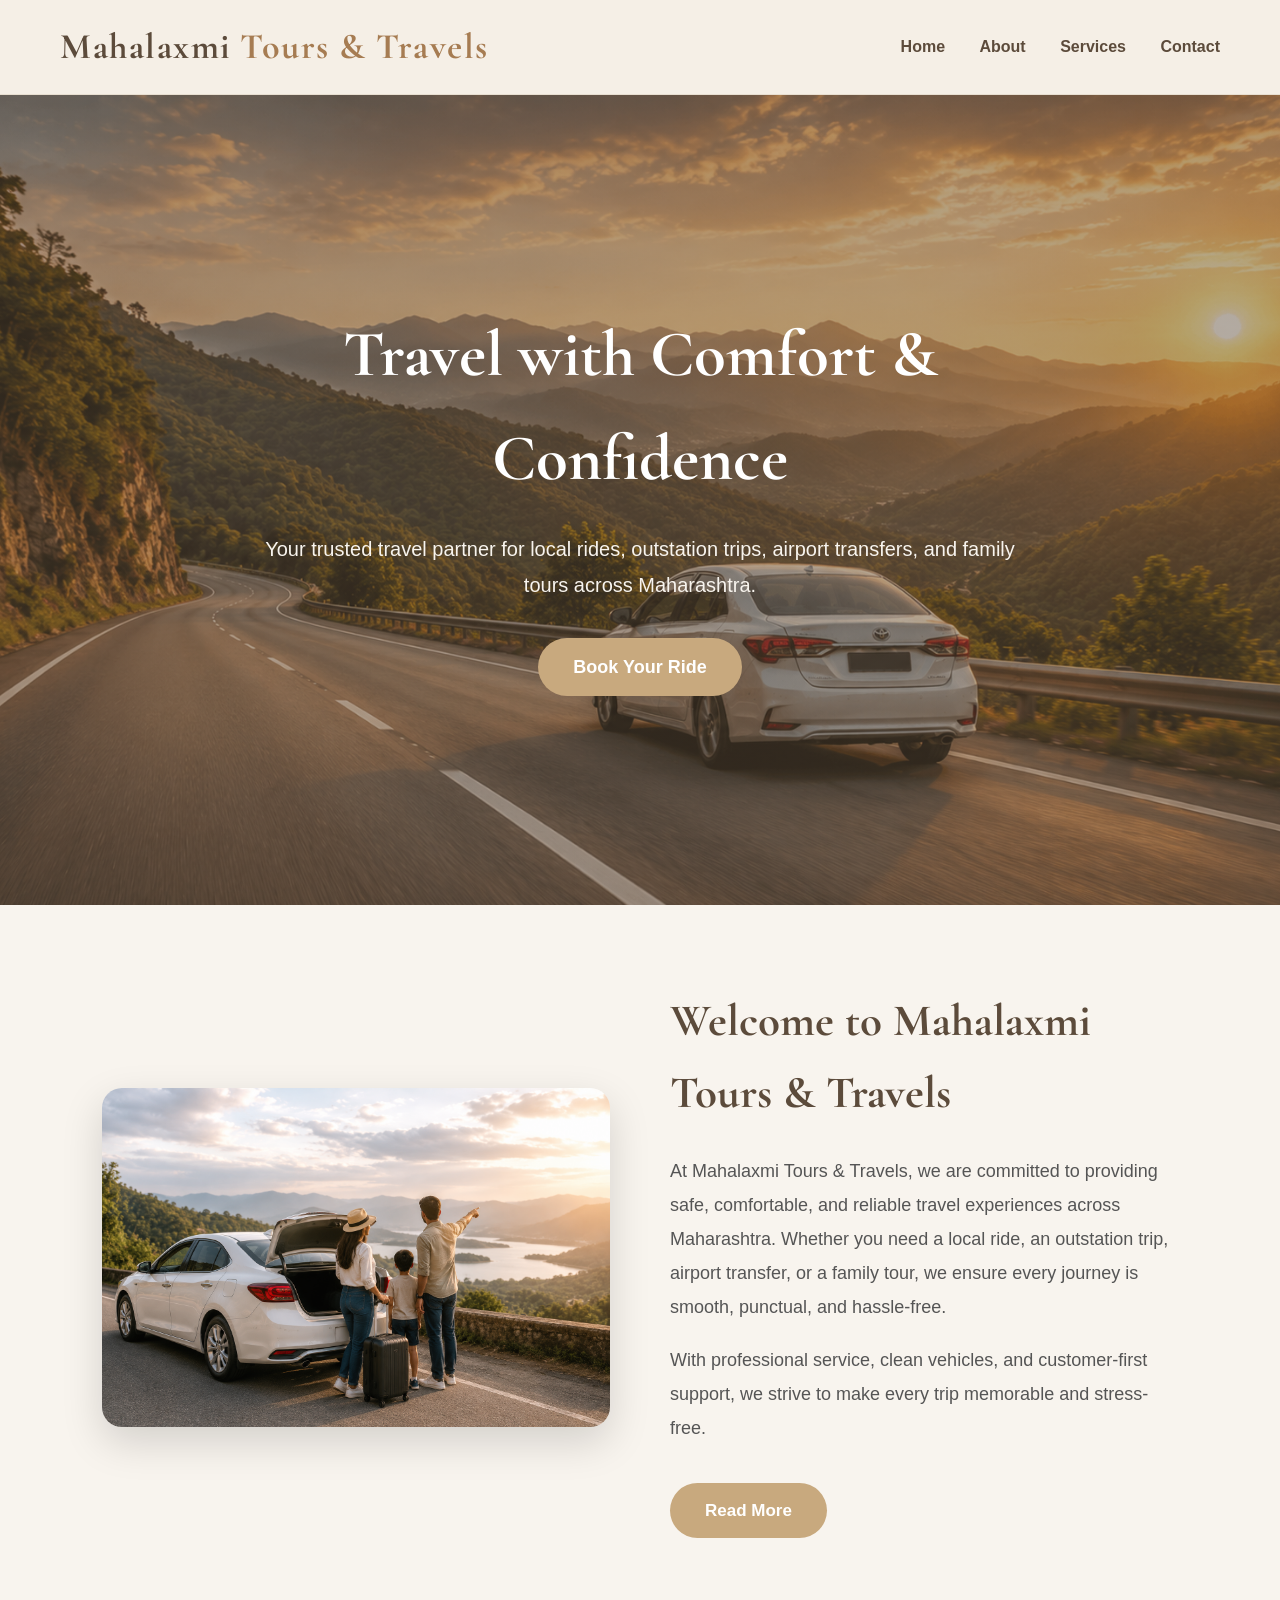
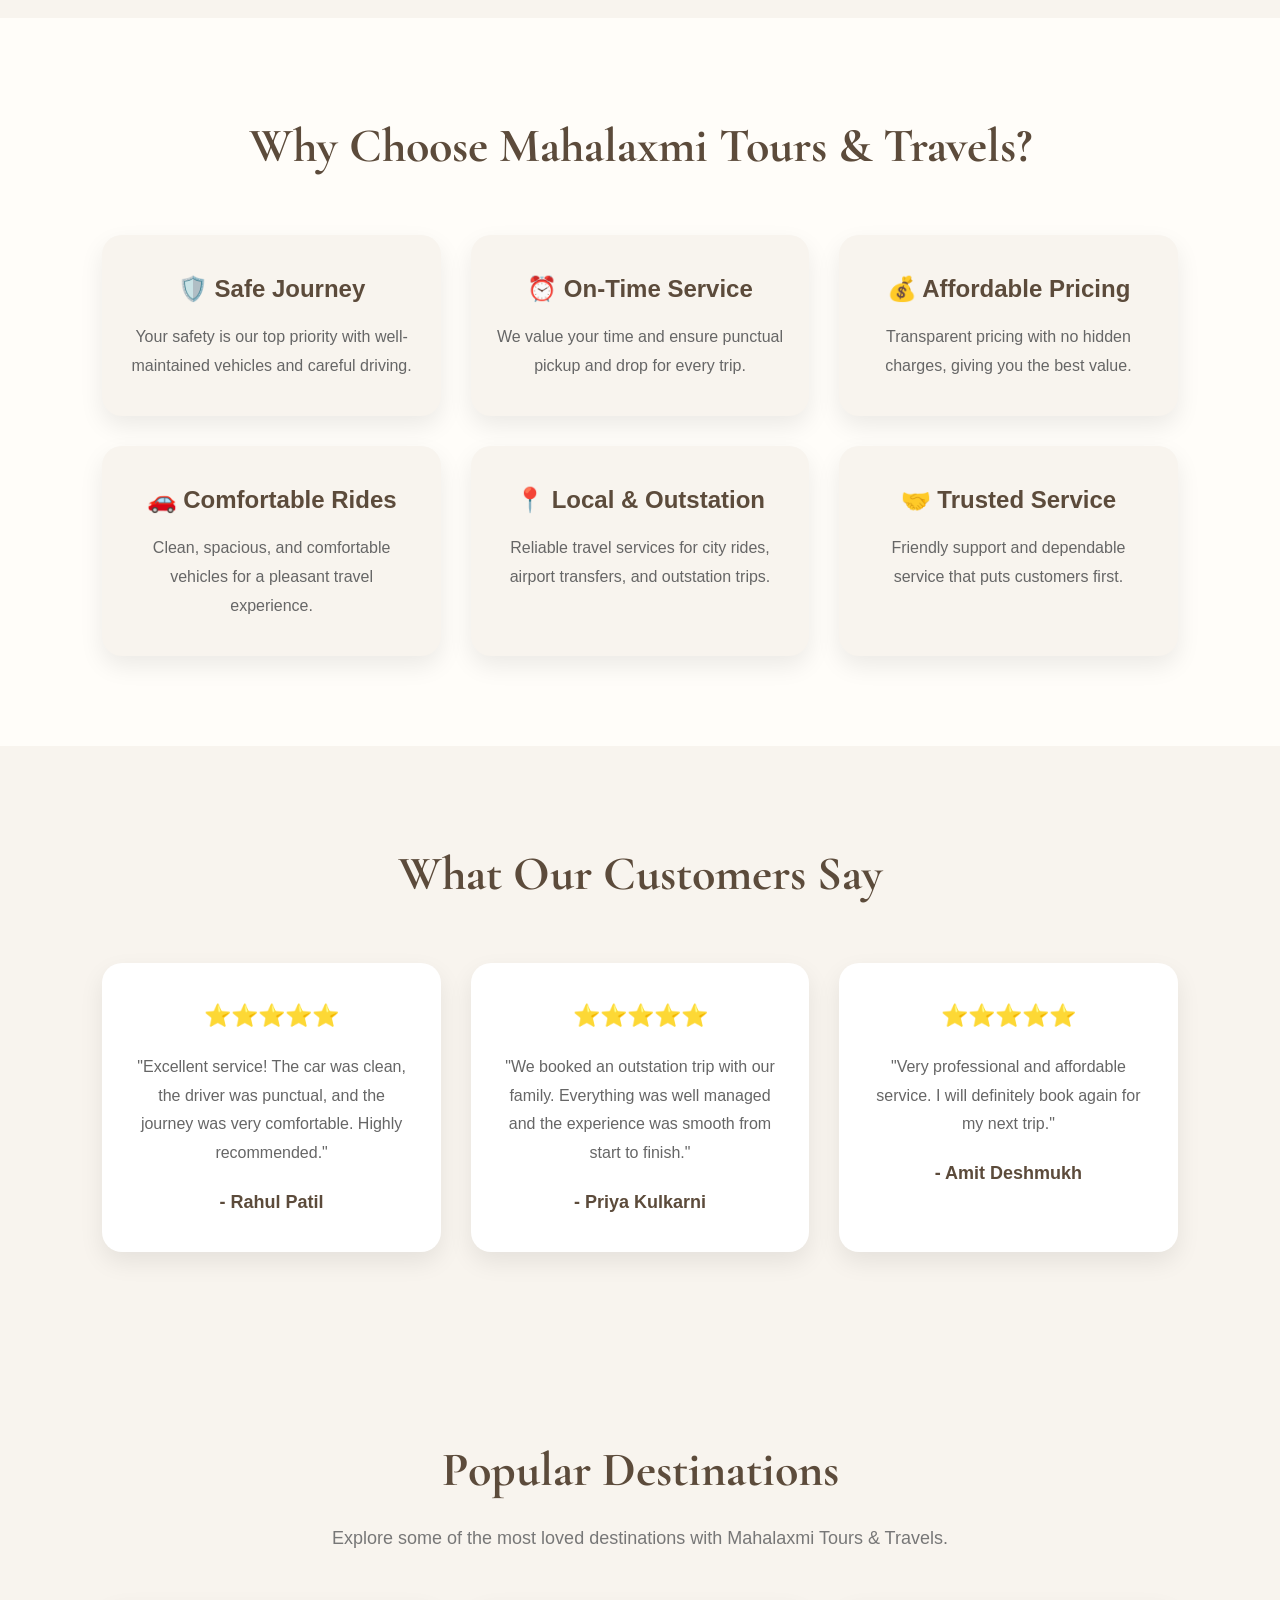
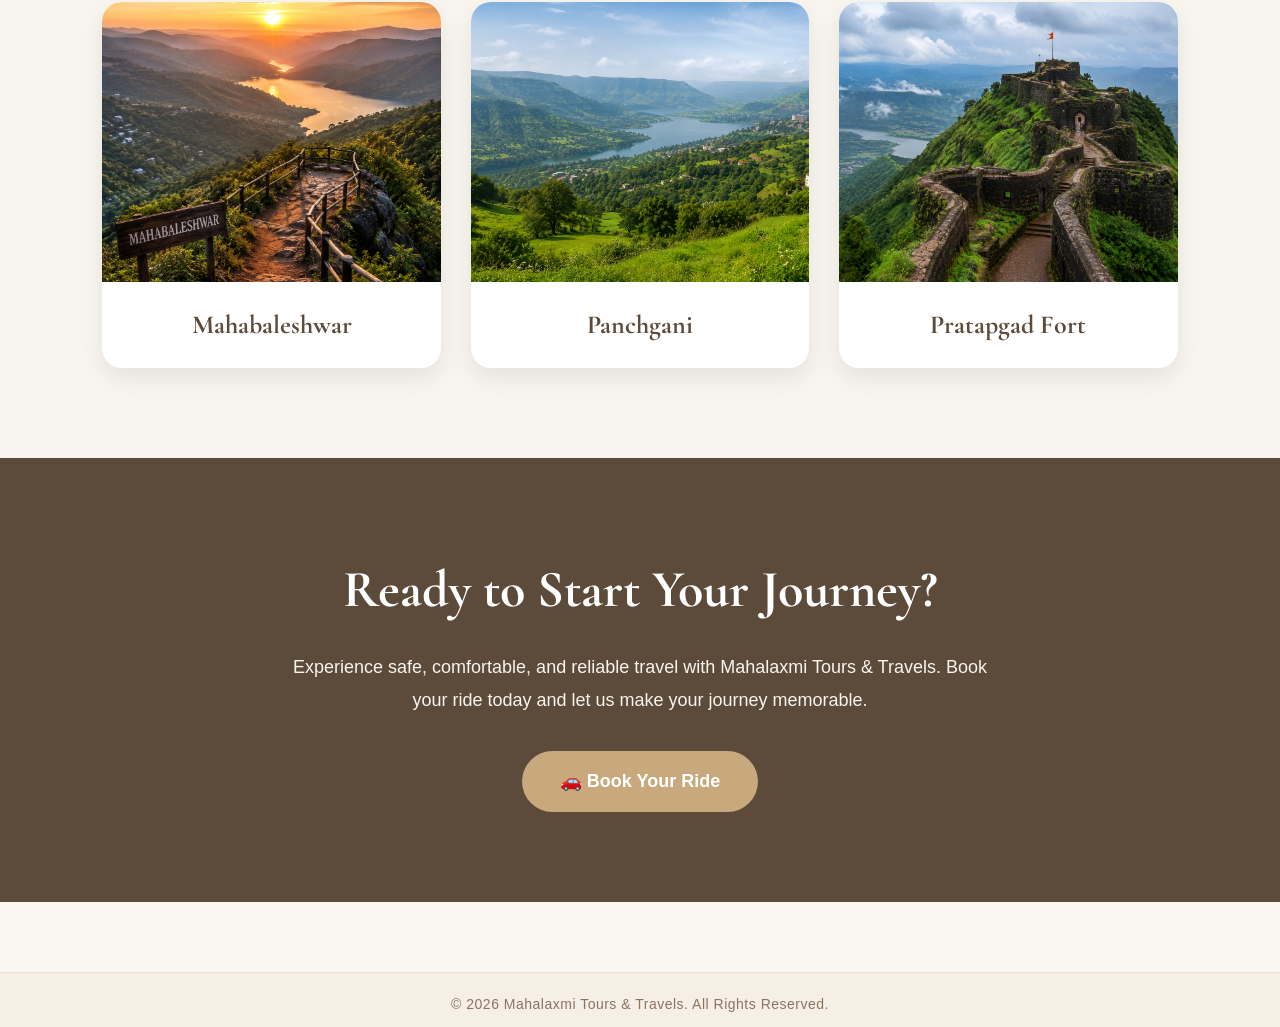
<file: index.html>
<!DOCTYPE html> 
<html lang="en">
<head>
    <meta charset="UTF-8">
    <title>Mahalaxmi Tours and Travels</title>

    <link href="https://fonts.googleapis.com/css2?family=Poppins&display=swap" rel="stylesheet">

    <link rel="stylesheet" href="style.css">
    <link href="https://fonts.googleapis.com/css2?family=Cormorant+Garamond:wght@600;700&display=swap" rel="stylesheet">
</head>
<body>

    <!-- Navbar -->
    <header>
      <h1>
    Mahalaxmi
    <span>Tours & Travels</span>
</h1>
        <nav>
            <a href="#home">Home</a>
            <a href="about.html">About</a>
            <a href="services.html">Services</a>
            <a href="contact.html">Contact</a>
        </nav>
    </header>

    <section class="hero">

    <div class="hero-content">

        <h2>Travel with Comfort & Confidence</h2>

        <p>
            Your trusted travel partner for local rides,
            outstation trips, airport transfers, and family tours
            across Maharashtra.
        </p>

        <a href="contact.html" class="hero-btn">
            Book Your Ride
        </a>

    </div>

</section>

<section class="welcome">

    <div class="welcome-container">

        <div class="welcome-image">
            <img src="about.jpg" alt="Mahalaxmi Tours & Travels">
        </div>

        <div class="welcome-content">

            <h2>Welcome to Mahalaxmi Tours & Travels</h2>

            <p>
                At Mahalaxmi Tours & Travels, we are committed to providing
                safe, comfortable, and reliable travel experiences across
                Maharashtra. Whether you need a local ride, an outstation trip,
                airport transfer, or a family tour, we ensure every journey is
                smooth, punctual, and hassle-free.
            </p>

            <p>
                With professional service, clean vehicles, and customer-first
                support, we strive to make every trip memorable and stress-free.
            </p>

            <a href="about.html" class="read-btn">Read More</a>

        </div>

    </div>

</section>

<section class="why-choose">

    <h2>Why Choose Mahalaxmi Tours & Travels?</h2>

    <div class="why-container">

        <div class="why-card">
            <h3>🛡️ Safe Journey</h3>
            <p>Your safety is our top priority with well-maintained vehicles and careful driving.</p>
        </div>

        <div class="why-card">
            <h3>⏰ On-Time Service</h3>
            <p>We value your time and ensure punctual pickup and drop for every trip.</p>
        </div>

        <div class="why-card">
            <h3>💰 Affordable Pricing</h3>
            <p>Transparent pricing with no hidden charges, giving you the best value.</p>
        </div>

        <div class="why-card">
            <h3>🚗 Comfortable Rides</h3>
            <p>Clean, spacious, and comfortable vehicles for a pleasant travel experience.</p>
        </div>

        <div class="why-card">
            <h3>📍 Local & Outstation</h3>
            <p>Reliable travel services for city rides, airport transfers, and outstation trips.</p>
        </div>

        <div class="why-card">
            <h3>🤝 Trusted Service</h3>
            <p>Friendly support and dependable service that puts customers first.</p>
        </div>

    </div>

</section>

<section class="reviews">

    <h2>What Our Customers Say</h2>

    <div class="review-container">

        <div class="review-card">
            <h3>⭐⭐⭐⭐⭐</h3>
            <p>
                "Excellent service! The car was clean, the driver was punctual,
                and the journey was very comfortable. Highly recommended."
            </p>
            <h4>- Rahul Patil</h4>
        </div>

        <div class="review-card">
            <h3>⭐⭐⭐⭐⭐</h3>
            <p>
                "We booked an outstation trip with our family. Everything was
                well managed and the experience was smooth from start to finish."
            </p>
            <h4>- Priya Kulkarni</h4>
        </div>

        <div class="review-card">
            <h3>⭐⭐⭐⭐⭐</h3>
            <p>
                "Very professional and affordable service. I will definitely
                book again for my next trip."
            </p>
            <h4>- Amit Deshmukh</h4>
        </div>

    </div>

</section>

<section class="destinations">

    <h2>Popular Destinations</h2>
    <p class="destination-subtitle">
        Explore some of the most loved destinations with Mahalaxmi Tours & Travels.
    </p>

    <div class="destination-container">

        <div class="destination-card">
            <img src="mahabaleshwar.png" alt="Mahabaleshwar">
            <h3>Mahabaleshwar</h3>
        </div>

        <div class="destination-card">
            <img src="panchgani.jpg" alt="Panchgani">
            <h3>Panchgani</h3>
        </div>

        <div class="destination-card">
            <img src="pratapgad.jpg" alt="Pratapgad Fort">
            <h3>Pratapgad Fort</h3>
        </div>

    </div>

</section>

<section class="cta">

    <div class="cta-content">

        <h2>Ready to Start Your Journey?</h2>

        <p>
            Experience safe, comfortable, and reliable travel with
            Mahalaxmi Tours & Travels. Book your ride today and let
            us make your journey memorable.
        </p>

        <a href="contact.html" class="cta-btn">
            🚗 Book Your Ride
        </a>

    </div>

</section>


    

















    <footer>
        <p>© 2026 Mahalaxmi Tours & Travels. All Rights Reserved.</p>
    </footer>

</body>
</html>
</file>
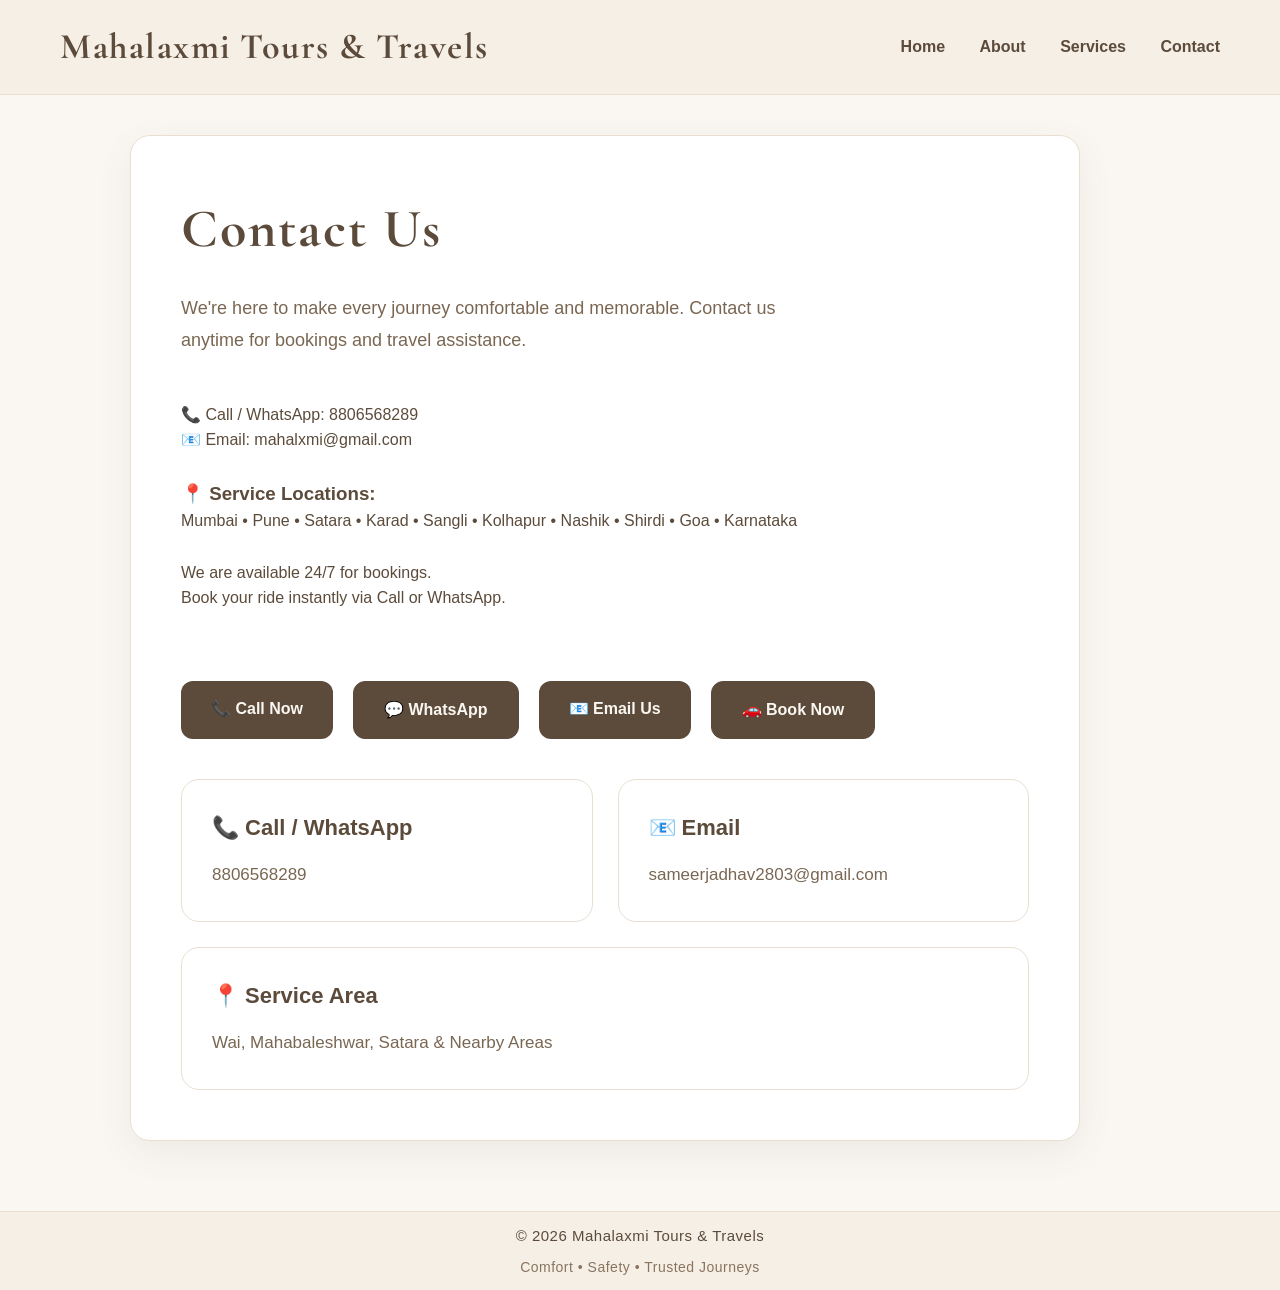
<file: contact.html>
<!DOCTYPE html>
<html lang="en">
<head>
    <meta charset="UTF-8">
    <meta name="viewport" content="width=device-width, initial-scale=1.0">
    <title>Contact Us - Mahalaxmi Tours & Travels</title>
    <link rel="stylesheet" href="style.css">
    <link href="https://fonts.googleapis.com/css2?family=Cormorant+Garamond:wght@600;700&display=swap" rel="stylesheet">
</head>
<body>

<header>
    <h1>Mahalaxmi Tours & Travels</h1>

    <nav>
        <a href="index.html">Home</a>
        <a href="About.html">About</a>
        <a href="Services.html">Services</a>
        <a href="contact.html">Contact</a>
    </nav>
</header>

<main class="contact-container">

     <div class="contact-box">

    <h2>Contact Us</h2>

<p class="contact-subtitle">
    We're here to make every journey comfortable and memorable. Contact us anytime for bookings and travel assistance.
</p>


    <p>📞 Call / WhatsApp: 8806568289</p>

    <p>📧 Email: mahalxmi@gmail.com</p>

    <br>

    <h3>📍 Service Locations:</h3>

    <p>
        Mumbai • Pune • Satara • Karad • Sangli • Kolhapur •
        Nashik • Shirdi • Goa • Karnataka
    </p>

    <br>

    <p>We are available 24/7 for bookings.</p>

    <p>Book your ride instantly via Call or WhatsApp.</p>

    <br>

   <div class="contact-buttons">

    <a href="tel:8806568289" class="btn-primary">
        📞 Call Now
    </a>

    <a href="https://wa.me/918806568289" class="btn-secondary">
        💬 WhatsApp
    </a>

    <a href="mailto:sameerjadhav2803@gmail.com" class="btn-primary">
        📧 Email Us
    </a>

    <a href=" https://forms.gle/t3vTkrdr21dUC3tBA"
   class="btn-secondary"
   target="_blank">
   🚗 Book Now
</a>

</div>

    <div class="contact-cards">

    <div class="contact-card">
        <h3>📞 Call / WhatsApp</h3>
        <p>8806568289</p>
    </div>

    <div class="contact-card">
        <h3>📧 Email</h3>
        <p>sameerjadhav2803@gmail.com</p>
    </div>

    <div class="contact-card">
        <h3>📍 Service Area</h3>
        <p>Wai, Mahabaleshwar, Satara & Nearby Areas</p>
    </div>

</div>

</div>
</main>

<footer>
    <p>© 2026 Mahalaxmi Tours & Travels</p>
    <p>Comfort • Safety • Trusted Journeys</p>
</footer>

</body>
</html>
</file>
<file: style.css>
* {
    margin: 0;
    padding: 0;
    box-sizing: border-box;
}

body {
    font-family: Arial, sans-serif;
    background-color: #FAF7F2;
    color: #5C4B3B;
    line-height: 1.6;
}

header {
    background: #F5EFE6;
    padding: 18px 60px;
    display: flex;
    justify-content: space-between;
    align-items: center;
    position: sticky;
    top: 0;
    z-index: 1000;
    border-bottom: 1px solid #E8DFD1;
}

header h1{
    font-family: 'Cormorant Garamond', serif;
    font-size: 36px;
    font-weight: 700;
    letter-spacing: 1.5px;
    color: #5C4B3B;
}

header h1 span{
    color: #A67C52;
}

nav a {
    color: #5C4B3B;
    text-decoration: none;
    margin-left: 30px;
    font-size: 16px;
    font-weight: 600;
    position: relative;
    transition: 0.3s;
}

nav a:hover {
    color: #A67C52;
}

footer{
    background: #F5EFE6;
    border-top: 1px solid #E8DFD1;
    text-align: center;
    padding: 12px 20px;
    margin-top: 70px;
}

footer p{
    color: #5C4B3B;
    font-size: 15px;
    letter-spacing: 0.5px;
}

footer p:last-child{
    margin-top: 8px;
    color: #8A7460;
    font-size: 14px;
}

.contact-container {
    max-width: 1100px;
    margin: 40px auto;
    padding: 0 40px;
}
.contact-container h2{
    font-family: 'Cormorant Garamond', serif;
    font-size: 54px;
    font-weight: 700;
    color: #5C4B3B;
    letter-spacing: 2px;
    margin-bottom: 20px;
}

.contact-subtitle {
    color: #7A6753;
    font-size: 18px;
    line-height: 1.8;
    max-width: 650px;
    margin-bottom: 45px;
}

.contact-cards{
    display: flex;
    gap: 25px;
    margin-top: 40px;
    flex-wrap: wrap;
}

.contact-card{
    flex: 1;
    min-width: 280px;
    background: #FFFFFF;
    border: 1px solid #E8DFD1;
    border-radius: 18px;
    padding: 30px;
    transition: 0.3s ease;
}

.contact-card:hover{
    transform: translateY(-6px);
    box-shadow: 0 12px 25px rgba(92,75,59,0.12);
}

.contact-card h3{
    color:#5C4B3B;
    margin-bottom:15px;
    font-size:22px;
}

.contact-card p{
    color:#7A6753;
    font-size:17px;
    line-height:1.8;
}
.contact-buttons{
    display: flex;
    gap: 20px;
    margin-top: 45px;
    flex-wrap: wrap;
}

.contact-buttons a{
    text-decoration: none;
    padding: 15px 30px;
    border-radius: 12px;
    font-size: 16px;
    font-weight: 600;
    transition: all 0.3s ease;
}
.btn-primary{
    background: #5C4B3B;
    color: #FAF7F2;
}

.btn-primary:hover{
    background: #A67C52;
}
.btn-secondary{
    background: #5C4B3B;
    color: #FAF7F2;
    border: 1px solid #5C4B3B;
}

.btn-secondary:hover{
    background: #A67C52;
    border-color: #A67C52;
    color: #FAF7F2;
}
.contact-page{
    display: flex;
    justify-content: center;
    align-items: center;
    padding: 70px 20px;
}

.contact-box{
    width: 100%;
    max-width: 950px;
    background: #FFFFFF;
    border: 1px solid #E8DFD1;
    border-radius: 20px;
    padding: 50px;
    box-shadow: 0 12px 35px rgba(92,75,59,0.08);
}

.hero{
    height: 90vh;
    background: linear-gradient(rgba(92,75,59,0.45), rgba(92,75,59,0.45)),
                url("hero.png");
    background-size: cover;
    background-position: center;
    background-repeat: no-repeat;
    display: flex;
    justify-content: center;
    align-items: center;
    text-align: center;
}

.hero-content{
    max-width: 750px;
}

.hero-content h2{
    font-family: 'Cormorant Garamond', serif;
    font-size: 65px;
    color: #FFFFFF;
    margin-bottom: 20px;
}

.hero-content p{
    font-size: 20px;
    color: #F8F4EE;
    line-height: 1.8;
    margin-bottom: 35px;
}

.hero-btn{
    display: inline-block;
    text-decoration: none;
    background: #C8A97E;
    color: #FFFFFF;
    padding: 15px 35px;
    border-radius: 50px;
    font-size: 18px;
    font-weight: 600;
    transition: 0.3s;
}

.hero-btn:hover{
    background: #A67C52;
}
/* Welcome Section */

.welcome{
    padding: 80px 8%;
    background: #F8F4EE;
}

.welcome-container{
    display: flex;
    align-items: center;
    justify-content: space-between;
    gap: 60px;
}

.welcome-image{
    flex: 1;
}

.welcome-image img{
    width: 100%;
    border-radius: 20px;
    box-shadow: 0 15px 40px rgba(0,0,0,0.15);
}

.welcome-content{
    flex: 1;
}

.welcome-content h2{
    font-size: 45px;
    color: #5C4B3B;
    margin-bottom: 25px;
    font-family: "Cormorant Garamond", serif;
}

.welcome-content p{
    font-size: 18px;
    line-height: 1.9;
    color: #555;
    margin-bottom: 18px;
}

.read-btn{
    display: inline-block;
    margin-top: 20px;
    padding: 14px 35px;
    background: #C8A97E;
    color: white;
    text-decoration: none;
    border-radius: 50px;
    font-size: 17px;
    font-weight: 600;
    transition: .3s;
}

.read-btn:hover{
    background: #A67C52;
}

@media(max-width:900px){

    .welcome-container{
        flex-direction: column;
    }

    .welcome-content{
        text-align:center;
    }

}
/* ==========================
   WHY CHOOSE US
========================== */

.why-choose{
    padding: 90px 8%;
    background: #FFFDF9;
    text-align: center;
}

.why-choose h2{
    font-family: "Cormorant Garamond", serif;
    font-size: 48px;
    color: #5C4B3B;
    margin-bottom: 50px;
}

.why-container{
    display: grid;
    grid-template-columns: repeat(3,1fr);
    gap: 30px;
}

.why-card{
    background: #F8F4EE;
    padding: 35px 25px;
    border-radius: 20px;
    box-shadow: 0 10px 25px rgba(0,0,0,0.08);
    transition: all 0.3s ease;
}

.why-card:hover{
    transform: translateY(-8px);
    box-shadow: 0 18px 35px rgba(0,0,0,0.12);
}

.why-card h3{
    color: #5C4B3B;
    font-size: 24px;
    margin-bottom: 15px;
}

.why-card p{
    color: #666;
    line-height: 1.8;
    font-size: 16px;
}

@media(max-width:992px){

    .why-container{
        grid-template-columns: repeat(2,1fr);
    }

}

@media(max-width:600px){

    .why-container{
        grid-template-columns:1fr;
    }

    .why-choose h2{
        font-size:36px;
    }

}

/* ==========================
   CUSTOMER REVIEWS
========================== */

.reviews{
    padding: 90px 8%;
    background: #F8F4EE;
    text-align: center;
}

.reviews h2{
    font-family: "Cormorant Garamond", serif;
    font-size: 48px;
    color: #5C4B3B;
    margin-bottom: 50px;
}

.review-container{
    display: grid;
    grid-template-columns: repeat(3,1fr);
    gap: 30px;
}

.review-card{
    background: #FFFFFF;
    padding: 35px 30px;
    border-radius: 20px;
    box-shadow: 0 10px 25px rgba(0,0,0,0.08);
    transition: 0.3s;
}

.review-card:hover{
    transform: translateY(-8px);
    box-shadow: 0 18px 35px rgba(0,0,0,0.12);
}

.review-card h3{
    font-size: 22px;
    margin-bottom: 20px;
}

.review-card p{
    color: #666;
    line-height: 1.8;
    font-size: 16px;
    margin-bottom: 20px;
}

.review-card h4{
    color: #5C4B3B;
    font-size: 18px;
}
@media(max-width:992px){

    .review-container{
        grid-template-columns: repeat(2,1fr);
    }

}

@media(max-width:600px){

    .review-container{
        grid-template-columns:1fr;
    }

    .reviews h2{
        font-size:36px;
    }

}
/* ==========================
   CALL TO ACTION
========================== */

.cta{
    background:#5C4B3B;
    padding:90px 20px;
    text-align:center;
}

.cta-content{
    max-width:700px;
    margin:auto;
}

.cta h2{
    font-family:'Cormorant Garamond', serif;
    font-size:52px;
    color:#fff;
    margin-bottom:20px;
}

.cta p{
    color:#F8F4EE;
    font-size:18px;
    line-height:1.8;
    margin-bottom:35px;
}

.cta-btn{
    display:inline-block;
    text-decoration:none;
    background:#C8A97E;
    color:#fff;
    padding:16px 38px;
    border-radius:50px;
    font-size:18px;
    font-weight:600;
    transition:.3s;
}

.cta-btn:hover{
    background:#fff;
    color:#5C4B3B;
}

/* ==========================
   POPULAR DESTINATIONS
========================== */

.destinations{
    padding: 90px 8%;
    background: #F8F4EE;
    text-align: center;
}

.destinations h2{
    font-family: "Cormorant Garamond", serif;
    font-size: 48px;
    color: #5C4B3B;
    margin-bottom: 15px;
}

.destination-subtitle{
    color: #777;
    font-size: 18px;
    margin-bottom: 50px;
}

.destination-container{
    display: grid;
    grid-template-columns: repeat(3,1fr);
    gap: 30px;
}

.destination-card{
    background: #fff;
    border-radius: 20px;
    overflow: hidden;
    box-shadow: 0 10px 25px rgba(0,0,0,.08);
    transition: .3s;
}

.destination-card:hover{
    transform: translateY(-10px);
    box-shadow: 0 20px 40px rgba(0,0,0,.15);
}

.destination-card img{
    width: 100%;
    height: 280px;
    object-fit: cover;
    display: block;
}

.destination-card h3{
    padding: 22px;
    font-size: 26px;
    color: #5C4B3B;
    font-family: "Cormorant Garamond", serif;
}

@media(max-width:992px){

    .destination-container{
        grid-template-columns: repeat(2,1fr);
    }

}

@media(max-width:650px){

    .destination-container{
        grid-template-columns:1fr;
    }

    .destinations h2{
        font-size:36px;
    }

    .destination-card img{
        height:240px;
    }

}
/* ==========================
   ABOUT HERO
========================== */

.about-hero{
    height: 60vh;
    background: linear-gradient(rgba(0,0,0,0.45), rgba(0,0,0,0.45)),
                url("about-banner.jpg");
    background-size: cover;
    background-position: center;
    background-repeat: no-repeat;

    display: flex;
    justify-content: center;
    align-items: center;
    text-align: center;
}

.about-overlay{
    color: white;
    max-width: 800px;
    padding: 20px;
}

.about-overlay h1{
    font-size: 60px;
    font-family: "Cormorant Garamond", serif;
    margin-bottom: 20px;
}

.about-overlay p{
    font-size: 20px;
    line-height: 1.8;
}
@media(max-width:768px){

    .about-overlay h1{
        font-size:40px;
    }

    .about-overlay p{
        font-size:17px;
    }

}
/* ==========================
   WHO WE ARE
========================== */

.who-we-are{
    padding: 90px 8%;
    background: #F8F4EE;
}

.who-container{
    display: flex;
    align-items: center;
    justify-content: space-between;
    gap: 60px;
}

.who-image{
    flex: 1;
}

.who-image img{
    width: 100%;
    border-radius: 20px;
    box-shadow: 0 15px 35px rgba(0,0,0,0.15);
}

.who-content{
    flex: 1;
}

.who-content h2{
    font-family: "Cormorant Garamond", serif;
    font-size: 48px;
    color: #5C4B3B;
    margin-bottom: 25px;
}

.who-content p{
    font-size: 18px;
    line-height: 1.9;
    color: #666;
    margin-bottom: 20px;
}
@media(max-width:900px){

    .who-container{
        flex-direction: column;
    }

    .who-content{
        text-align: center;
    }

}
/* ==========================
   MISSION & VISION
========================== */

.mission-vision{
    padding: 90px 8%;
    background: #FFFDF9;
    text-align: center;
}

.mission-vision h2{
    font-family: "Cormorant Garamond", serif;
    font-size: 48px;
    color: #5C4B3B;
    margin-bottom: 50px;
}

.mv-container{
    display: flex;
    gap: 30px;
    justify-content: center;
}

.mv-card{
    flex: 1;
    background: #F8F4EE;
    padding: 40px 30px;
    border-radius: 20px;
    box-shadow: 0 10px 25px rgba(0,0,0,0.08);
    transition: .3s;
}

.mv-card:hover{
    transform: translateY(-8px);
    box-shadow: 0 18px 35px rgba(0,0,0,0.12);
}

.mv-card h3{
    color: #5C4B3B;
    font-size: 28px;
    margin-bottom: 20px;
}

.mv-card p{
    color: #666;
    line-height: 1.8;
    font-size: 17px;
}
@media(max-width:768px){

    .mv-container{
        flex-direction: column;
    }

}

/* ==========================
   CORE VALUES
========================== */

.core-values{
    padding: 90px 8%;
    background: #F8F4EE;
    text-align: center;
}

.core-values h2{
    font-family: "Cormorant Garamond", serif;
    font-size: 48px;
    color: #5C4B3B;
    margin-bottom: 50px;
}

.values-container{
    display: grid;
    grid-template-columns: repeat(3,1fr);
    gap: 30px;
}

.value-card{
    background: #FFFFFF;
    padding: 35px 25px;
    border-radius: 20px;
    box-shadow: 0 10px 25px rgba(0,0,0,0.08);
    transition: 0.3s;
}

.value-card:hover{
    transform: translateY(-8px);
    box-shadow: 0 18px 35px rgba(0,0,0,0.12);
}

.value-card h3{
    color: #5C4B3B;
    font-size: 24px;
    margin-bottom: 15px;
}

.value-card p{
    color: #666;
    line-height: 1.8;
    font-size: 16px;
}
@media(max-width:992px){

    .values-container{
        grid-template-columns: repeat(2,1fr);
    }

}

@media(max-width:600px){

    .values-container{
        grid-template-columns:1fr;
    }

}

/*==========================
    SERVICES HERO
===========================*/

.services-hero{
    height:60vh;
    background:linear-gradient(rgba(0,0,0,.45),rgba(0,0,0,.45)),
               url("services-banner.jpg");
    background-size:cover;
    background-position:center;
    display:flex;
    justify-content:center;
    align-items:center;
    text-align:center;
}

.services-overlay{
    color:#fff;
    padding:20px;
}

.services-overlay h1{
    font-family:"Cormorant Garamond", serif;
    font-size:60px;
    margin-bottom:20px;
}

.services-overlay p{
    font-size:20px;
    line-height:1.8;
}
/*==========================
    SERVICES INTRO
===========================*/

.services-intro{
    padding:80px 10%;
    text-align:center;
    background:#F8F4EE;
}

.services-intro h2{
    font-family:"Cormorant Garamond", serif;
    font-size:48px;
    color:#5C4B3B;
    margin-bottom:25px;
}

.services-intro p{
    max-width:850px;
    margin:auto;
    font-size:18px;
    line-height:1.9;
    color:#666;
}
/*==========================
    SERVICES LIST
===========================*/

.services-list{
    padding:90px 8%;
    background:#FFFDF9;
}

.services-list h2{
    text-align:center;
    font-family:"Cormorant Garamond", serif;
    font-size:50px;
    color:#5C4B3B;
    margin-bottom:60px;
}

.services-grid{
    display:flex;
    flex-direction:column;
    gap:50px;
}

.service-box{
    display:flex;
    align-items:center;
    background:#F8F4EE;
    border-radius:20px;
    overflow:hidden;
    box-shadow:0 10px 25px rgba(0,0,0,.08);
}

/* Every second card reverse */
.service-box:nth-child(even){
    flex-direction:row-reverse;
}

.service-box img{
    width:45%;
    height:350px;
    object-fit:cover;
}

.service-content{
    width:55%;
    padding:40px;
}

.service-content h3{
    font-family:"Cormorant Garamond", serif;
    font-size:34px;
    color:#5C4B3B;
    margin-bottom:20px;
}

.service-content p{
    color:#666;
    line-height:1.8;
    margin-bottom:20px;
    font-size:17px;
}

.service-content ul{
    list-style:none;
    margin-bottom:30px;
}

.service-content ul li{
    margin-bottom:10px;
    color:#555;
    font-size:16px;
}

.service-btn{
    display:inline-block;
    text-decoration:none;
    background:#C8A97E;
    color:#fff;
    padding:14px 35px;
    border-radius:50px;
    transition:.3s;
    font-weight:600;
}

.service-btn:hover{
    background:#A67C52;
}
@media(max-width:900px){

    .service-box{
        flex-direction:column !important;
    }

    .service-box img{
        width:100%;
        height:250px;
    }

    .service-content{
        width:100%;
        text-align:center;
    }

}

/*==========================
   SERVICE FEATURES
===========================*/

.service-features{
    padding:90px 8%;
    background:#F8F4EE;
    text-align:center;
}

.service-features h2{
    font-family:"Cormorant Garamond", serif;
    font-size:48px;
    color:#5C4B3B;
    margin-bottom:50px;
}

.feature-grid{
    display:grid;
    grid-template-columns:repeat(4,1fr);
    gap:25px;
}

.feature-card{
    background:#fff;
    padding:35px 25px;
    border-radius:20px;
    box-shadow:0 10px 25px rgba(0,0,0,.08);
    transition:.3s;
}

.feature-card:hover{
    transform:translateY(-8px);
    box-shadow:0 18px 35px rgba(0,0,0,.12);
}

.feature-card h3{
    font-size:22px;
    color:#5C4B3B;
    margin-bottom:15px;
}

.feature-card p{
    color:#666;
    line-height:1.8;
}
@media(max-width:992px){

    .feature-grid{
        grid-template-columns:repeat(2,1fr);
    }

}

@media(max-width:600px){

    .feature-grid{
        grid-template-columns:1fr;
    }

}

/*==========================
        OUR FLEET
==========================*/

.fleet{
    padding:90px 8%;
    background:#FFFDF9;
    text-align:center;
}

.fleet h2{
    font-family:"Cormorant Garamond", serif;
    font-size:48px;
    color:#5C4B3B;
    margin-bottom:15px;
}

.fleet-subtitle{
    max-width:750px;
    margin:0 auto 50px;
    color:#666;
    font-size:18px;
    line-height:1.8;
}

.fleet-gallery{
    display:grid;
    grid-template-columns:repeat(auto-fit,minmax(280px,1fr));
    gap:30px;
}

.fleet-card{
    background:#F8F4EE;
    border-radius:20px;
    overflow:hidden;
    box-shadow:0 10px 25px rgba(0,0,0,.08);
    transition:.3s;
}

.fleet-card:hover{
    transform:translateY(-10px);
    box-shadow:0 18px 35px rgba(0,0,0,.15);
}

.fleet-card img{
    width:100%;
    height:240px;
    object-fit:cover;
    transition:.4s;
}

.fleet-card:hover img{
    transform:scale(1.08);
}

.fleet-card h3{
    padding:20px;
    font-family:"Cormorant Garamond", serif;
    font-size:28px;
    color:#5C4B3B;
}
</file>
